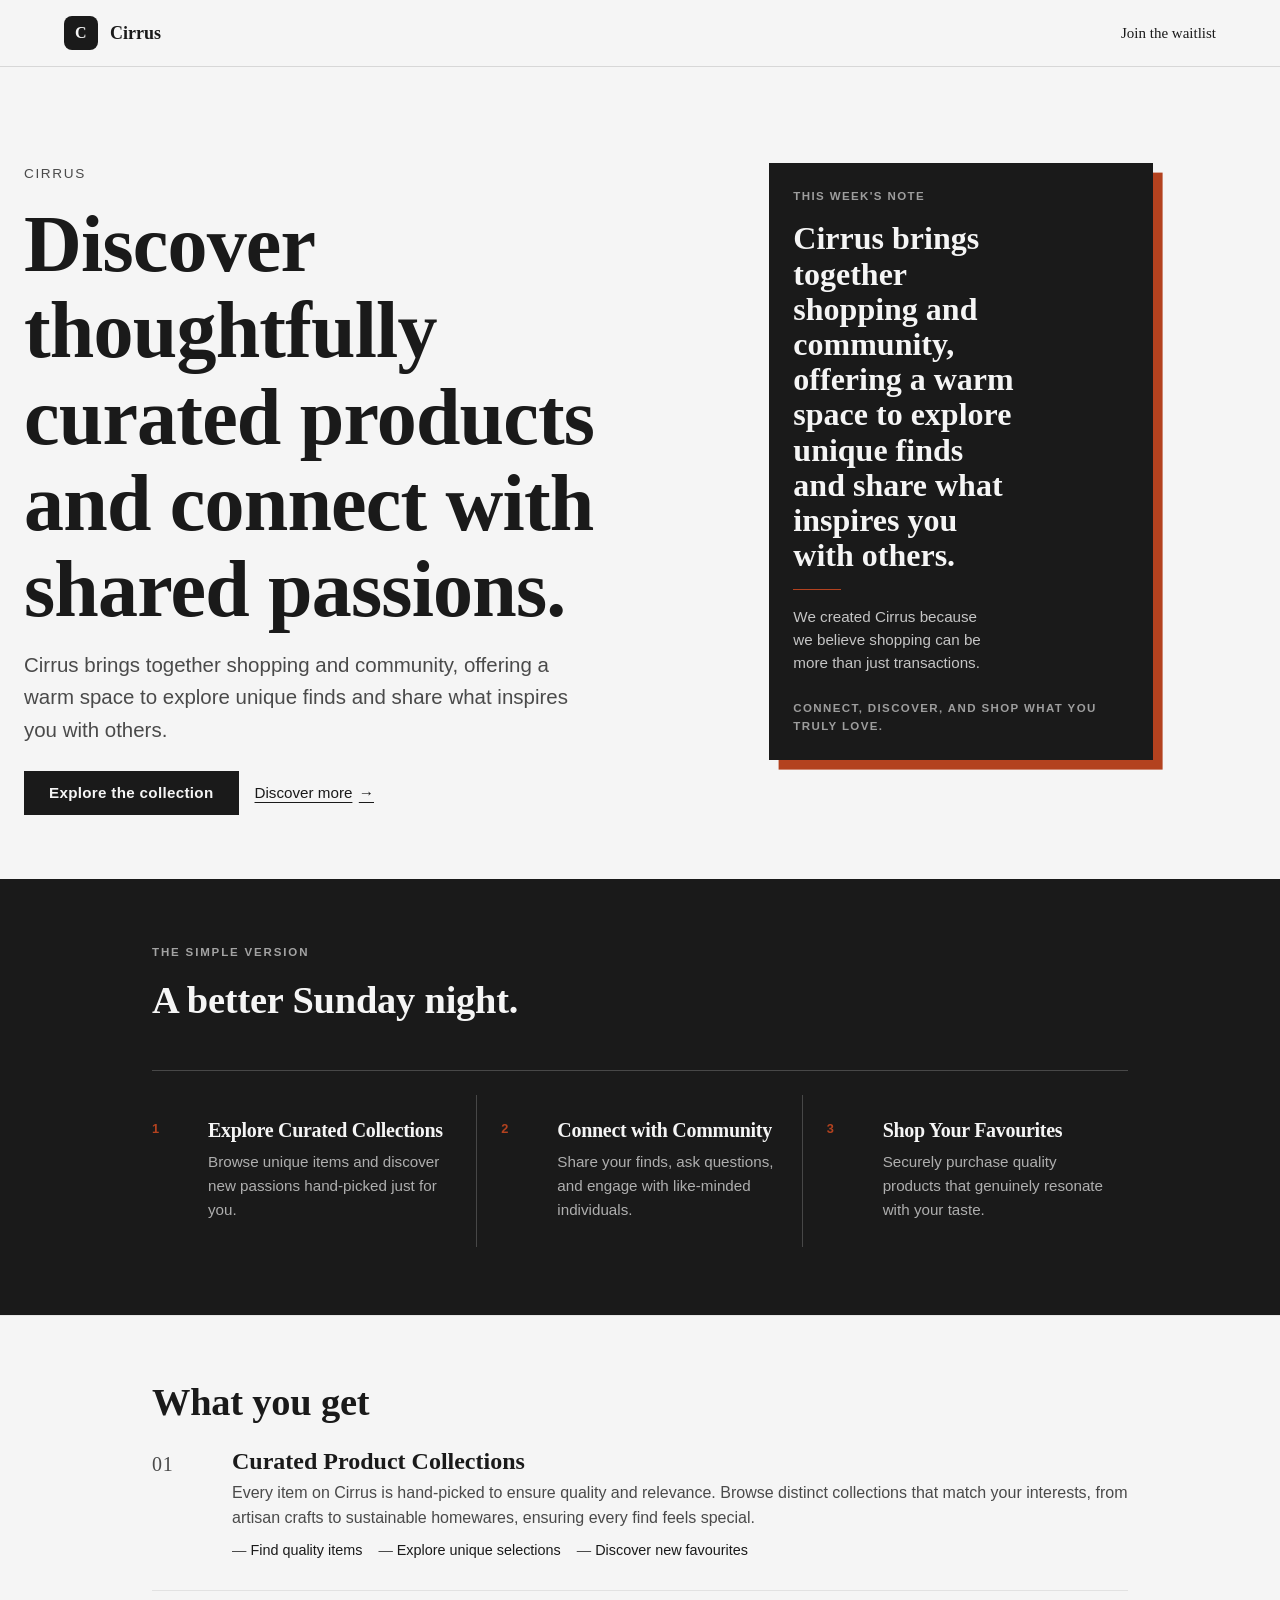
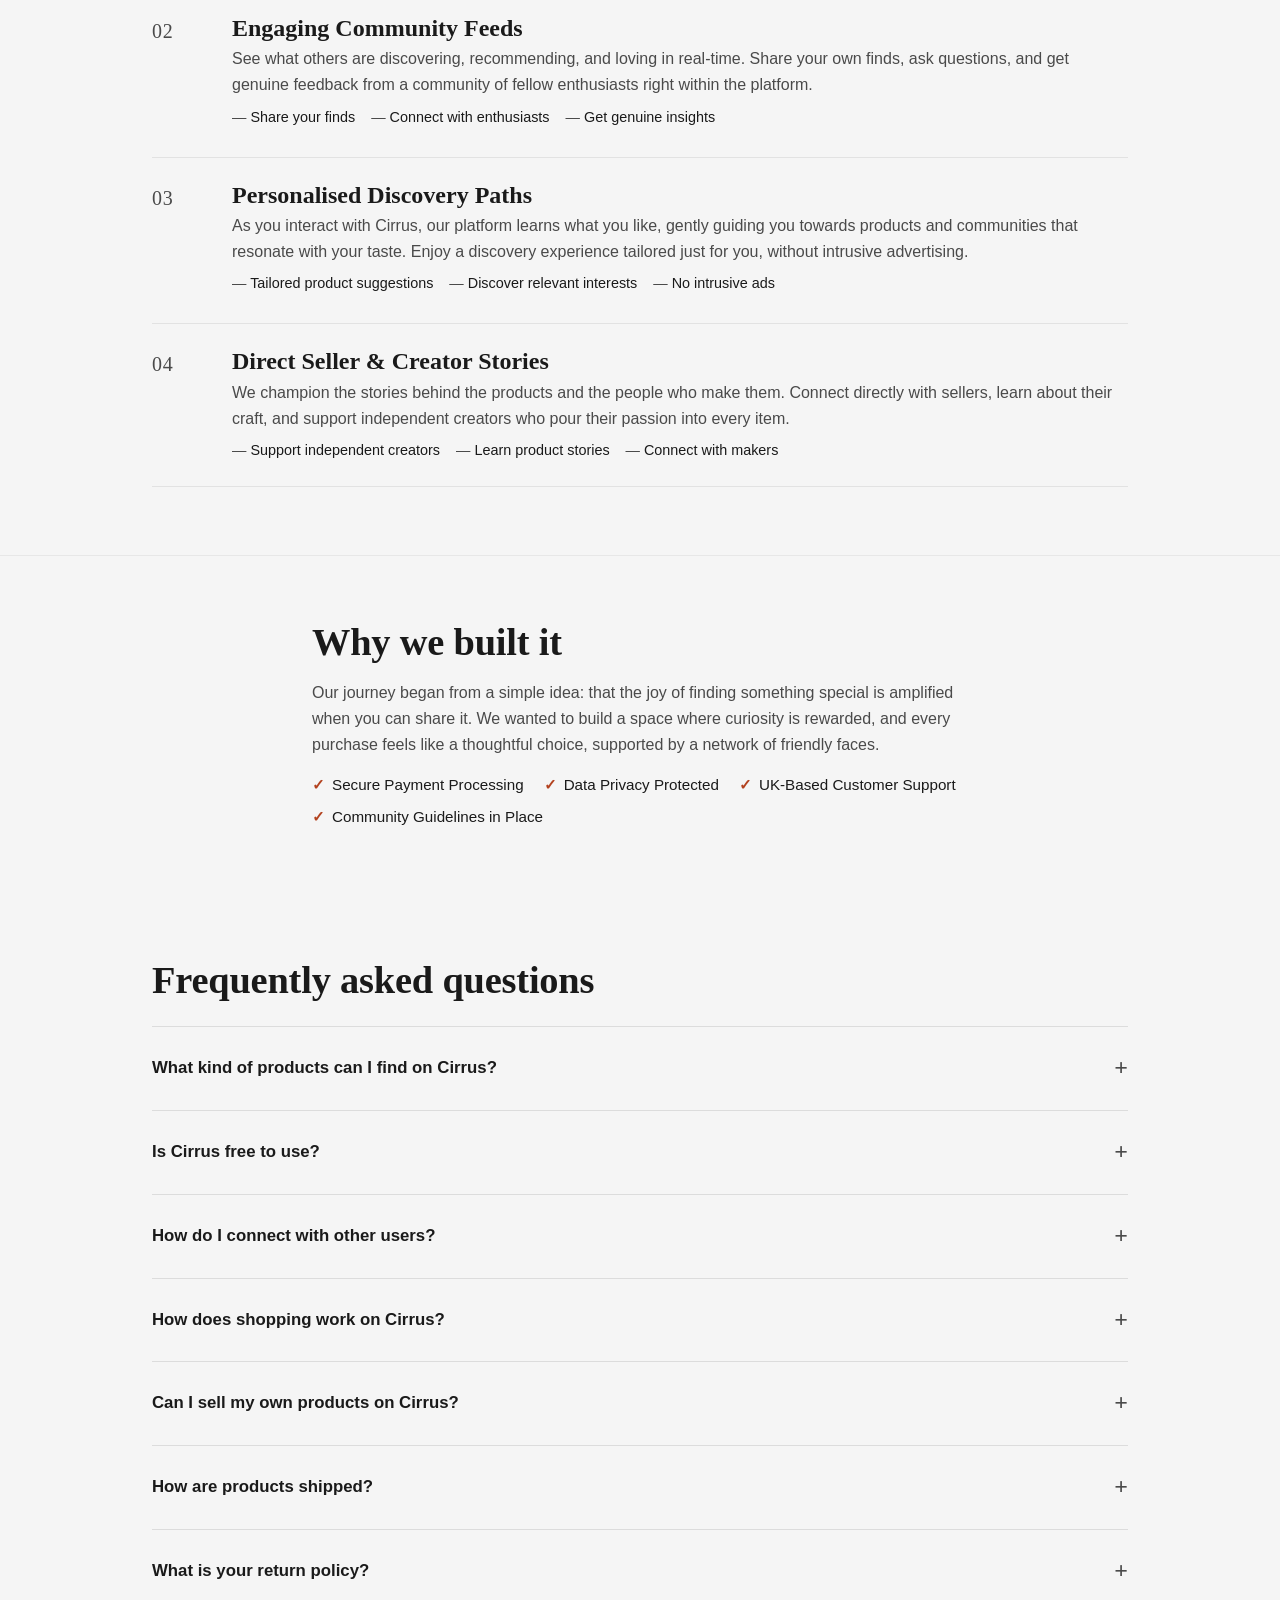
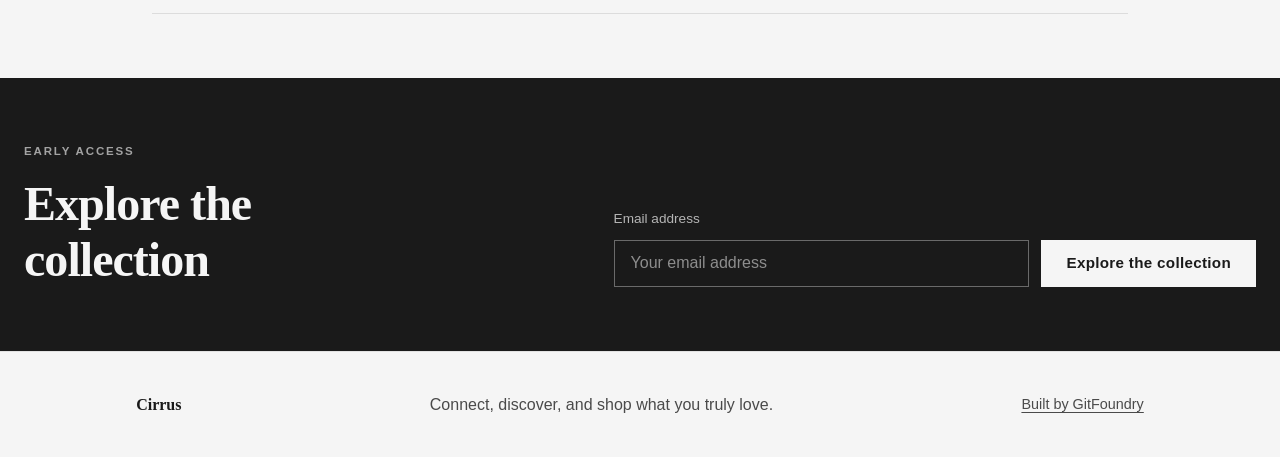
<file: index.html>
<!DOCTYPE html>
<html lang="en">
<head>
  <meta charset="UTF-8">
  <meta name="viewport" content="width=device-width, initial-scale=1.0">
  <title>Cirrus — Discover thoughtfully curated products and connect with shared passions.</title>
  <meta name="description" content="Discover Cirrus, the new e-commerce platform blending thoughtful shopping with engaging social connection. Explore unique products and join communities today.">
  <link rel="icon" href="favicon.svg" type="image/svg+xml">
  <link href="https://api.fontshare.com/v2/css?f[]=zodiak@600,800&f[]=general-sans@400,500&display=swap" rel="stylesheet">
  <link rel="stylesheet" href="styles.css">
  <noscript><style>
  .menu-toggle { display: none !important; }
  </style></noscript>
  <meta property="og:title" content="Cirrus">
  <meta property="og:description" content="Discover Cirrus, the new e-commerce platform blending thoughtful shopping with engaging social connection. Explore unique products and join communities today.">
  <meta property="og:image" content="og-image.png">
  <meta property="og:url" content="index.html">
  <meta property="og:type" content="website">
  <meta name="twitter:card" content="summary_large_image">
</head>
<body>
<a class="skip-link" href="#main">Skip to content</a>
<header class="site-header site-header--minimal">
  <div class="site-header__inner">
    <a class="brand" href="index.html">
      <span class="brand__mark" aria-hidden="true">C</span>
      <span class="brand__wordmark">Cirrus</span>
    </a>

    <nav class="primary-nav" id="primary-nav" aria-label="Primary">
      <a href="#waitlist">Join the waitlist</a>
    </nav>  </div>
</header>

<main id="main">
<section id="hero-centered" class="hero-centered">
  <div class="container hero-centered__inner">
    <div class="hero-centered__copy">
      <p class="hero-centered__kicker">Cirrus</p>
      <h1 class="hero-centered__headline">Discover thoughtfully curated products and connect with shared passions.</h1>
      <p class="hero-centered__sub">Cirrus brings together shopping and community, offering a warm space to explore unique finds and share what inspires you with others.</p>
      <div class="hero-centered__ctas">
        <a href="#waitlist" class="btn btn--primary">Explore the collection</a>
        <a href="#features-list" class="hero-centered__text-link">Discover more <span aria-hidden="true">&#8594;</span></a>
      </div>
    </div>
    <div class="hero-note">
      <p class="hero-note__label">This week's note</p>
      <p class="hero-note__title">Cirrus brings together shopping and community, offering a warm space to explore unique finds and share what inspires you with others.</p>
      <div class="hero-note__rule" aria-hidden="true"></div>
      <p class="hero-note__body">We created Cirrus because we believe shopping can be more than just transactions.</p>
      <p class="hero-note__signoff">Connect, discover, and shop what you truly love.</p>
    </div>
  </div>
</section>
<section id="process-steps" class="process-steps">
  <div class="container">
    <div class="process-steps__intro">
    <p class="process-steps__eyebrow">The simple version</p>
    <h2 class="process-steps__title">A better Sunday night.</h2>
    </div>
    <ol class="process-steps__list">
      <li class="process-step">
        <span class="process-step__num" aria-hidden="true">1</span>
        <div class="process-step__body">
          <h3 class="process-step__heading">Explore Curated Collections</h3>
          <p class="process-step__desc">Browse unique items and discover new passions hand-picked just for you.</p>
        </div>
      </li>
      <li class="process-step">
        <span class="process-step__num" aria-hidden="true">2</span>
        <div class="process-step__body">
          <h3 class="process-step__heading">Connect with Community</h3>
          <p class="process-step__desc">Share your finds, ask questions, and engage with like-minded individuals.</p>
        </div>
      </li>
      <li class="process-step">
        <span class="process-step__num" aria-hidden="true">3</span>
        <div class="process-step__body">
          <h3 class="process-step__heading">Shop Your Favourites</h3>
          <p class="process-step__desc">Securely purchase quality products that genuinely resonate with your taste.</p>
        </div>
      </li>
    </ol>
  </div>
</section>
<section id="features-list" class="features-list">
  <div class="container">
    <h2 class="features-list__title">What you get</h2>
    <ol class="features-list__items">
      <li class="features-list__item">
        <span class="features-list__num" aria-hidden="true">01</span>
        <div class="features-list__body">
          <h3 class="features-list__name">Curated Product Collections</h3>
          <p class="features-list__desc">Every item on Cirrus is hand-picked to ensure quality and relevance. Browse distinct collections that match your interests, from artisan crafts to sustainable homewares, ensuring every find feels special.</p>
          <ul class="features-list__bullets"><li>Find quality items</li><li>Explore unique selections</li><li>Discover new favourites</li></ul>
        </div>
      </li>
      <li class="features-list__item">
        <span class="features-list__num" aria-hidden="true">02</span>
        <div class="features-list__body">
          <h3 class="features-list__name">Engaging Community Feeds</h3>
          <p class="features-list__desc">See what others are discovering, recommending, and loving in real-time. Share your own finds, ask questions, and get genuine feedback from a community of fellow enthusiasts right within the platform.</p>
          <ul class="features-list__bullets"><li>Share your finds</li><li>Connect with enthusiasts</li><li>Get genuine insights</li></ul>
        </div>
      </li>
      <li class="features-list__item">
        <span class="features-list__num" aria-hidden="true">03</span>
        <div class="features-list__body">
          <h3 class="features-list__name">Personalised Discovery Paths</h3>
          <p class="features-list__desc">As you interact with Cirrus, our platform learns what you like, gently guiding you towards products and communities that resonate with your taste. Enjoy a discovery experience tailored just for you, without intrusive advertising.</p>
          <ul class="features-list__bullets"><li>Tailored product suggestions</li><li>Discover relevant interests</li><li>No intrusive ads</li></ul>
        </div>
      </li>
      <li class="features-list__item">
        <span class="features-list__num" aria-hidden="true">04</span>
        <div class="features-list__body">
          <h3 class="features-list__name">Direct Seller &amp; Creator Stories</h3>
          <p class="features-list__desc">We champion the stories behind the products and the people who make them. Connect directly with sellers, learn about their craft, and support independent creators who pour their passion into every item.</p>
          <ul class="features-list__bullets"><li>Support independent creators</li><li>Learn product stories</li><li>Connect with makers</li></ul>
        </div>
      </li>
    </ol>
  </div>
</section>
<section id="founder-story" class="founder-story founder-story--no-image">
  <div class="container founder-story__inner">
    <div class="founder-story__text">
      <h2 class="founder-story__title">Why we built it</h2>
      <p class="founder-story__body">Our journey began from a simple idea: that the joy of finding something special is amplified when you can share it. We wanted to build a space where curiosity is rewarded, and every purchase feels like a thoughtful choice, supported by a network of friendly faces.</p>
      <ul class="founder-story__signals"><li>Secure Payment Processing</li><li>Data Privacy Protected</li><li>UK-Based Customer Support</li><li>Community Guidelines in Place</li></ul>
    </div>
  </div>
</section>
<section id="faq-accordion" class="faq-accordion">
  <div class="container">
    <h2 class="faq-accordion__title">Frequently asked questions</h2>
    <div class="faq-accordion__list">
      <details class="faq-item">
        <summary class="faq-item__question">What kind of products can I find on Cirrus?</summary>
        <div class="faq-item__answer"><p>You'll discover a thoughtful selection of products across various categories, all chosen for their quality and unique appeal. We focus on items that spark joy and fit well into everyday life.</p></div>
      </details>
      <details class="faq-item">
        <summary class="faq-item__question">Is Cirrus free to use?</summary>
        <div class="faq-item__answer"><p>Yes, browsing products, joining communities, and interacting with others on Cirrus is completely free. You only pay for the items you choose to purchase.</p></div>
      </details>
      <details class="faq-item">
        <summary class="faq-item__question">How do I connect with other users?</summary>
        <div class="faq-item__answer"><p>You can join various interest-based communities, comment on posts, and follow other members whose tastes align with yours. We encourage friendly and respectful interaction.</p></div>
      </details>
      <details class="faq-item">
        <summary class="faq-item__question">How does shopping work on Cirrus?</summary>
        <div class="faq-item__answer"><p>When you find something you like, you can add it to your basket and complete your purchase securely through our platform. We work with trusted payment providers for a smooth transaction.</p></div>
      </details>
      <details class="faq-item">
        <summary class="faq-item__question">Can I sell my own products on Cirrus?</summary>
        <div class="faq-item__answer"><p>Currently, Cirrus is focused on helping you discover and shop from our curated selection of sellers. We might explore options for new sellers in the future.</p></div>
      </details>
      <details class="faq-item">
        <summary class="faq-item__question">How are products shipped?</summary>
        <div class="faq-item__answer"><p>Shipping details and costs are provided by individual sellers for each product. You'll see estimated delivery times and any associated charges clearly before you complete your purchase.</p></div>
      </details>
      <details class="faq-item">
        <summary class="faq-item__question">What is your return policy?</summary>
        <div class="faq-item__answer"><p>Our return policy is designed to be fair and straightforward. You can find detailed information on returns and refunds in our dedicated section, or contact our support team for specific queries.</p></div>
      </details>
    </div>
  </div>
</section>
<section class="waitlist-capture" id="waitlist">
  <div class="container waitlist-capture__inner" id="waitlist-capture">
    <div class="waitlist-capture__intro">
      <p class="waitlist-capture__eyebrow">Early access</p>
      <h2 class="waitlist-capture__title">Explore the collection</h2>
    </div>
    <form class="waitlist-capture__form" action="https://gitfoundry.co.uk/api/site-enquiry" method="POST">
      <input type="hidden" name="subject" value="Waitlist signup from Cirrus">
      <input type="hidden" name="source" value="waitlist-capture">
      <input type="text" name="_gotcha" tabindex="-1" autocomplete="off" aria-hidden="true" style="position:absolute;left:-9999px">
      <label for="waitlist-email" class="waitlist-capture__label">Email address</label>
      <div class="waitlist-capture__row">
        <input id="waitlist-email" class="waitlist-capture__input" type="email" name="email" placeholder="Your email address" autocomplete="email" required>
        <button class="waitlist-capture__btn btn btn--primary" type="submit">Explore the collection</button>
      </div>
    </form>
  </div>
</section>
</main>
<footer class="site-footer">
  <div class="container site-footer__inner">
    <p class="site-footer__brand">Cirrus</p>
    <p class="site-footer__tagline">Connect, discover, and shop what you truly love.</p>
    <p class="site-footer__built"><a href="https://gitfoundry.co.uk">Built by GitFoundry</a></p>
  </div>
</footer>
</body>
</html>
</file>
<file: styles.css>
/* === editorial-field deterministic skin stylesheet === */
/* Owned by code (lib/skin-templates.mjs). The model does not write this file. */

:root {
  --color-primary: #1a1a1a;
  --color-secondary: #4a4a4a;
  --color-accent: #b3421f;
  --color-bg: #f5f5f5;
  --color-text: #1a1a1a;
  --font-display: "Zodiak", Georgia, "Times New Roman", serif;
  --font-body: "General Sans", -apple-system, BlinkMacSystemFont, "Segoe UI", Roboto, Helvetica, Arial, sans-serif;
  --radius: 0;
  --shadow: 0 1px 0 0 rgba(0,0,0,0.08);
  --max-width: 64rem;
  --space-1: 0.5rem;
  --space-2: 1rem;
  --space-3: 1.5rem;
  --space-4: 2.5rem;
  --space-5: 4rem;
  --space-6: 6rem;
}

* { box-sizing: border-box; }
html { -webkit-text-size-adjust: 100%; }
body {
  margin: 0;
  background: var(--color-bg);
  color: var(--color-text);
  font-family: var(--font-body);
  font-size: 1rem;
  line-height: 1.6;
  -webkit-font-smoothing: antialiased;
  /* No overflow guard here on purpose. overflow-x:hidden on body clips every
     absolutely-positioned descendant, which the detector reports as
     clipped-overflow-container, and it hides real layout bugs rather than
     fixing them. The browser-quality gate now measures document overflow at
     five widths from phone to widescreen and fails the build if any child
     actually pushes the viewport wider. That is evidence; the guard was only
     a blindfold. See verify-browser-quality.mjs for the width list.
     2026-08-12 — kept when the type scale was reverted to main at Azhar's
     call; this one is a gate decision, not a visual one. */
}
img { max-width: 100%; height: auto; display: block; }
a { color: var(--color-primary); text-decoration: underline; text-underline-offset: 3px; }
a:hover, a:focus { color: var(--color-accent); }
:focus-visible { outline: 2px solid var(--color-accent); outline-offset: 2px; }
h1, h2, h3, h4 { font-family: var(--font-display); font-weight: 600; line-height: 1.15; color: var(--color-primary); margin: 0 0 var(--space-2); }
h1 { font-size: clamp(2.5rem, 7vw, 5rem); letter-spacing: -0.01em; font-weight: 800; }
h2 { font-size: clamp(1.75rem, 3vw, 2.5rem); letter-spacing: -0.005em; }
h3 { font-size: clamp(1.25rem, 2vw, 1.5rem); }
p { margin: 0 0 var(--space-2); }
ul, ol { padding-left: 1.25rem; }
li { margin-bottom: 0.25rem; }
hr { border: 0; border-top: 1px solid var(--color-primary); opacity: 0.1; margin: var(--space-4) 0; }

.container { width: 100%; max-width: var(--max-width); margin: 0 auto; padding: 0 var(--space-3); }

.btn {
  display: inline-block;
  min-height: 2.75rem;
  padding: 0.75rem 1.5rem;
  font-family: var(--font-body);
  font-size: 0.95rem;
  font-weight: 600;
  line-height: 1.2;
  letter-spacing: 0.02em;
  text-decoration: none;
  border: 1px solid transparent;
  border-radius: var(--radius);
  cursor: pointer;
  transition: transform 0.15s ease, background-color 0.15s ease, color 0.15s ease;
}
.btn--primary { background: var(--color-primary); color: var(--color-bg); }
.btn--primary:hover, .btn--primary:focus { background: var(--color-accent); color: var(--color-bg); }
.btn--ghost { background: transparent; color: var(--color-primary); border-color: var(--color-primary); }
.btn--ghost:hover, .btn--ghost:focus { background: var(--color-primary); color: var(--color-bg); }

.form-field { margin-bottom: var(--space-2); }
.form-label { display: block; font-size: 0.9rem; font-weight: 500; margin-bottom: 0.25rem; color: var(--color-primary); }
.form-input, .form-textarea {
  width: 100%;
  padding: 0.6rem 0.75rem;
  font-family: var(--font-body);
  font-size: 1rem;
  background: var(--color-bg);
  color: var(--color-text);
  border: 1px solid var(--color-primary);
  border-radius: var(--radius);
}
.form-textarea { min-height: 6rem; resize: vertical; }

/* ── Hero sections ──────────────────────────────────────────────────── */
.hero-centered { padding: var(--space-6) 0 var(--space-5); overflow: hidden; }
.hero-centered__inner {
  display: grid;
  grid-template-columns: 1fr;
  gap: var(--space-4);
  text-align: left;
  align-items: start;
}
@media (min-width: 700px) {
  .hero-centered__inner { grid-template-columns: minmax(0, 1.4fr) minmax(0, 1fr); gap: var(--space-5); }
}
.hero-centered__copy { min-width: 0; }
.hero-centered__kicker {
  font-family: var(--font-body);
  font-size: 0.85rem;
  text-transform: uppercase;
  letter-spacing: 0.12em;
  color: var(--color-secondary);
  margin: 0 0 var(--space-2);
}
.hero-centered__headline { margin: 0 0 var(--space-2); line-height: 1.08; max-width: 24ch; }
.hero-centered__sub {
  font-size: clamp(1.1rem, 1.6vw, 1.4rem);
  color: var(--color-secondary);
  max-width: 36rem;
  margin: 0 0 var(--space-3);
}
.hero-centered__ctas { display: flex; flex-wrap: wrap; gap: var(--space-2); align-items: center; }
/* 2026-08-09 — Nimbus editorial exemplar. The approved preview pairs the
   primary button with a secondary text link (not a ghost button) so the
   hero reads as one deliberate call-to-action + a quieter escape route.
   The arrow is a literal Unicode right-arrow emitted by the renderer,
   not a font glyph or remote SVG. The link picks up the skin's text
   colour (no fill, no border) so it cannot be confused with a button. */
.hero-centered__text-link {
  display: inline-flex;
  align-items: center;
  gap: 0.4rem;
  font-family: var(--font-body);
  font-size: 0.95rem;
  font-weight: 500;
  color: var(--color-primary);
  text-decoration: underline;
  text-underline-offset: 4px;
}
.hero-centered__text-link:hover, .hero-centered__text-link:focus { color: var(--color-accent); }

/* ── Hero note (editorial dark card, sits in the right column) ─────── */
.hero-note {
  max-width: 24rem;
  min-width: 0;
  padding: var(--space-3);
  background: var(--color-primary);
  color: var(--color-bg);
  box-shadow: 0.6rem 0.6rem 0 var(--color-accent);
}
.hero-note__label, .hero-note__signoff {
  color: var(--color-bg);
  opacity: 0.6;
  font-size: 0.72rem;
  font-weight: 600;
  letter-spacing: 0.12em;
  text-transform: uppercase;
  margin: 0;
}
.hero-note__title {
  font-family: var(--font-display);
  font-weight: 800;
  font-size: clamp(1.5rem, 2.5vw, 2rem);
  line-height: 1.1;
  margin: var(--space-2) 0 var(--space-2);
  max-width: 14ch;
  color: var(--color-bg);
}
.hero-note__rule {
  width: 3rem;
  border-top: 1px solid var(--color-accent);
  margin: 0 0 var(--space-2);
}
.hero-note__body {
  color: var(--color-bg);
  opacity: 0.78;
  margin: 0;
  max-width: 24ch;
  font-size: 0.95rem;
  line-height: 1.5;
}
.hero-note__signoff { margin-top: var(--space-3); }

.hero-split { padding: var(--space-5) 0; }
.hero-split__inner { display: grid; grid-template-columns: 1fr; gap: var(--space-4); align-items: center; }
@media (min-width: 700px) {
  .hero-split__inner { grid-template-columns: minmax(0, 1.2fr) minmax(0, 1fr); gap: var(--space-5); }
}
.hero-split__text { max-width: 36rem; }
.hero-split__kicker {
  font-family: var(--font-body);
  font-size: 0.85rem;
  text-transform: uppercase;
  letter-spacing: 0.12em;
  color: var(--color-secondary);
  margin: 0 0 var(--space-2);
}
.hero-split__headline { margin: 0 0 var(--space-2); line-height: 1.1; max-width: 22ch; }
.hero-split__sub { font-size: clamp(1.1rem, 1.6vw, 1.4rem); color: var(--color-secondary); margin: 0 0 var(--space-3); }
.hero-split__ctas { display: flex; flex-wrap: wrap; gap: var(--space-2); }
.hero-split__image img { width: 100%; height: auto; aspect-ratio: 3 / 2; object-fit: cover; }

.hero-banner {
  padding: var(--space-6) 0;
  background: var(--color-primary);
  color: var(--color-bg);
}
.hero-banner__inner { max-width: 48rem; }
.hero-banner__kicker {
  font-family: var(--font-body);
  font-size: 0.85rem;
  text-transform: uppercase;
  letter-spacing: 0.12em;
  color: var(--color-bg);
  opacity: 0.7;
  margin: 0 0 var(--space-2);
}
.hero-banner__headline { color: var(--color-bg); margin: 0 0 var(--space-2); }
.hero-banner__sub { font-size: clamp(1.1rem, 1.6vw, 1.4rem); color: var(--color-bg); opacity: 0.85; margin: 0 0 var(--space-3); }
.hero-banner .btn--primary { background: var(--color-bg); color: var(--color-primary); }
.hero-banner .btn--primary:hover, .hero-banner .btn--primary:focus { background: var(--color-accent); color: var(--color-bg); }

/* ── Features list (editorial: numbered, single column) ─────────────── */
.features-list { padding: var(--space-5) 0; border-top: 1px solid var(--color-primary); border-top-color: rgba(0,0,0,0.06); }
.features-list__title { margin: 0 0 var(--space-3); }
.features-list__items { list-style: none; padding: 0; margin: 0; }
.features-list__item {
  display: grid;
  grid-template-columns: 4rem 1fr;
  gap: var(--space-2);
  padding: var(--space-3) 0;
  border-top: 1px solid rgba(0,0,0,0.08);
  align-items: start;
}
.features-list__item:first-child { border-top: 0; padding-top: 0; }
.features-list__item:last-child { border-bottom: 1px solid rgba(0,0,0,0.08); }
.features-list__num { font-family: var(--font-display); font-size: 1.25rem; color: var(--color-secondary); letter-spacing: 0.04em; }
.features-list__body { min-width: 0; }
.features-list__name { margin: 0 0 0.25rem; }
.features-list__desc { margin: 0 0 0.5rem; color: var(--color-secondary); }
.features-list__bullets { list-style: none; padding: 0; margin: 0; display: flex; flex-wrap: wrap; gap: 0.5rem 1rem; }
.features-list__bullets li { font-size: 0.9rem; color: var(--color-primary); margin: 0; }
.features-list__bullets li::before { content: "— "; color: var(--color-secondary); }

/* ── Features grid (calm: cards with subtle radius and shadow) ──────── */
.features-grid { padding: var(--space-5) 0; }
.features-grid__title { margin: 0 0 var(--space-3); }
.features-grid__cards { display: grid; grid-template-columns: 1fr; gap: var(--space-2); }
@media (min-width: 600px) { .features-grid__cards { grid-template-columns: repeat(2, 1fr); } }
@media (min-width: 900px) { .features-grid__cards { grid-template-columns: repeat(2, 1fr); } }
.feature-card {
  padding: var(--space-3);
  background: var(--color-bg);
  border: 1px solid rgba(0,0,0,0.08);
  border-radius: var(--radius);
  box-shadow: var(--shadow);
}
.feature-card__title { margin: 0 0 0.5rem; font-size: 1.2rem; }
.feature-card__desc { margin: 0 0 var(--space-2); color: var(--color-secondary); }
.feature-card__bullets { list-style: none; padding: 0; margin: 0; }
.feature-card__bullets li { font-size: 0.9rem; padding-left: 1rem; position: relative; margin-bottom: 0.25rem; color: var(--color-primary); }
.feature-card__bullets li::before { content: "→"; position: absolute; left: 0; color: var(--color-accent); }

/* ── Problem / solution (two-column) ───────────────────────────────── */
.problem-solution { padding: var(--space-5) 0; }
.problem-solution__inner { display: grid; grid-template-columns: 1fr; gap: var(--space-4); }
@media (min-width: 700px) { .problem-solution__inner { grid-template-columns: 1fr 1fr; gap: var(--space-5); } }
@media (min-width: 700px) { .problem-solution__answer { border-left: 1px solid rgba(0,0,0,0.1); padding-left: var(--space-5); } }
.problem-solution__problem, .problem-solution__answer { min-width: 0; }
.problem-solution__label {
  font-family: var(--font-body);
  font-size: 0.8rem;
  text-transform: uppercase;
  letter-spacing: 0.12em;
  color: var(--color-secondary);
  margin: 0 0 var(--space-1);
}
.problem-solution__headline { margin: 0 0 var(--space-2); }
.problem-solution__product { margin: 0 0 var(--space-2); }
.problem-solution__body { color: var(--color-secondary); margin: 0; }

/* ── Founder story (asymmetric two-column, image-left) ──────────────── */
.founder-story { padding: var(--space-5) 0; border-top: 1px solid rgba(0,0,0,0.06); }
.founder-story__inner { display: grid; grid-template-columns: 1fr; gap: var(--space-3); }
/* 2026-08-09 — Nimbus editorial exemplar. The approved preview is
   image-LEFT, text-RIGHT. The image column is slightly narrower
   (0.9fr) than the text column (1.1fr), and the image comes FIRST in
   the markup so this grid places it on the left of the page. The
   text block always comes second. */
@media (min-width: 700px) { .founder-story__inner { grid-template-columns: 0.9fr 1.1fr; gap: var(--space-5); align-items: center; } }
.founder-story__text { min-width: 0; }
/* 2026-08-09 — Nimbus editorial exemplar. The eyebrow is the small
   uppercase label above the founder heading (e.g. "Why Nimbus
   exists"). The token-driven colour keeps it consistent with the
   rest of the skin's eyebrows. */
.founder-story__eyebrow {
  font-family: var(--font-body);
  font-size: 0.72rem;
  font-weight: 600;
  letter-spacing: 0.16em;
  text-transform: uppercase;
  color: var(--color-accent);
  margin: 0 0 var(--space-2);
}
.founder-story__title { margin: 0 0 var(--space-2); }
.founder-story__body { color: var(--color-secondary); margin: 0 0 var(--space-2); }
.founder-story__subhead { font-family: var(--font-display); font-size: 1.1rem; margin: var(--space-2) 0 0.5rem; }
.founder-story__steps { list-style: decimal; padding-left: 1.25rem; margin: 0 0 var(--space-2); }
.founder-story__steps li { margin: 0 0 0.5rem; color: var(--color-secondary); }
.founder-story__steps li strong { color: var(--color-primary); font-weight: 600; }
.founder-story__signals { list-style: none; padding: 0; margin: 0; display: flex; flex-wrap: wrap; gap: 0.5rem 1.25rem; }
.founder-story__signals li { font-family: var(--font-body); font-size: 0.95rem; color: var(--color-primary); margin: 0; padding-left: 1.25rem; position: relative; }
.founder-story__signals li::before { content: "✓"; position: absolute; left: 0; color: var(--color-accent); font-weight: 700; }
.founder-story__image img { width: 100%; max-width: 32rem; aspect-ratio: 3 / 4; object-fit: cover; border: 1px solid rgba(0,0,0,0.08); }
/* When the founder-story has no image (image slot missing or below the
   usable-image byte threshold), the section collapses to a single column
   so the text does not sit next to an empty half of the viewport. */
.founder-story--no-image .founder-story__inner { grid-template-columns: 1fr; max-width: 44rem; margin: 0 auto; }

/* ── Process steps (editorial: dark field, hairline rules) ─────────── */
.process-steps { padding: var(--space-5) 0; background: var(--color-primary); color: var(--color-bg); }
/* 2026-08-09 — Nimbus editorial exemplar. The approved preview places
   an eyebrow + heading above the three-step grid with a hairline
   divider beneath the heading. The eyebrow uses the skin accent
   token (the same one the hairline accent rule uses on the hero
   note card) so the dark field reads as one composed band, not
   three separate pieces. */
.process-steps__intro { padding-bottom: var(--space-3); border-bottom: 1px solid rgba(255, 255, 255, 0.2); margin-bottom: var(--space-3); }
.process-steps__eyebrow {
  font-family: var(--font-body);
  font-size: 0.72rem;
  font-weight: 600;
  letter-spacing: 0.16em;
  text-transform: uppercase;
  color: rgba(255, 255, 255, 0.6);
  margin: 0 0 var(--space-2);
}
.process-steps__title { margin: 0 0 var(--space-3); color: var(--color-bg); }
.process-steps__list { list-style: none; padding: 0; margin: 0; display: grid; grid-template-columns: 1fr; gap: 0; }
@media (min-width: 600px) { .process-steps__list { grid-template-columns: repeat(3, 1fr); gap: 0; } }
.process-step {
  display: grid;
  grid-template-columns: 2.5rem minmax(0, 1fr);
  gap: var(--space-2);
  padding: var(--space-3) var(--space-3) var(--space-3) 0;
  border-right: 1px solid rgba(255, 255, 255, 0.2);
  align-items: start;
}
.process-step:last-child { border-right: 0; }
.process-step + .process-step { padding-left: var(--space-3); }
.process-step__body { min-width: 0; }
.process-step__num {
  font-family: var(--font-body);
  font-size: 0.8rem;
  font-weight: 600;
  color: var(--color-accent);
  display: block;
  letter-spacing: 0.12em;
}
.process-step__heading { margin: 0 0 0.5rem; font-size: 1.25rem; letter-spacing: -0.015em; color: var(--color-bg); }
.process-step__desc { margin: 0; color: var(--color-bg); opacity: 0.68; font-size: 0.95rem; }

/* ── How it works (marketplace: tighter, 3 steps) ──────────────────── */
.how-it-works { padding: var(--space-5) 0; }
.how-it-works__title { margin: 0 0 var(--space-3); }
.how-it-works__steps { list-style: none; padding: 0; margin: 0; display: grid; grid-template-columns: 1fr; gap: var(--space-3); }
@media (min-width: 700px) { .how-it-works__steps { grid-template-columns: repeat(3, 1fr); } }
.how-step { padding: var(--space-2) 0; border-top: 1px solid var(--color-primary); }
.how-step__num { font-family: var(--font-display); font-size: 2.5rem; color: var(--color-primary); display: block; }
.how-step__heading { margin: 0.5rem 0; }
.how-step__desc { color: var(--color-secondary); margin: 0; }

/* ── FAQ accordion ─────────────────────────────────────────────────── */
.faq-accordion { padding: var(--space-5) 0; }
.faq-accordion__title { margin: 0 0 var(--space-3); }
.faq-accordion__list { display: flex; flex-direction: column; gap: 0; }
.faq-item { border-top: 1px solid rgba(0,0,0,0.1); padding: var(--space-3) 0; }
.faq-item:last-child { border-bottom: 1px solid rgba(0,0,0,0.1); }
.faq-item__question {
  font-family: var(--font-body);
  font-weight: 600;
  font-size: 1.05rem;
  cursor: pointer;
  padding: 0.25rem 2rem 0.25rem 0;
  color: var(--color-primary);
  list-style: none;
  position: relative;
  display: block;
}
.faq-item__question::-webkit-details-marker { display: none; }
.faq-item__question::after {
  content: "+";
  position: absolute;
  right: 0;
  top: 0.25rem;
  font-family: var(--font-display);
  font-size: 1.5rem;
  line-height: 1;
  color: var(--color-secondary);
  transition: transform 0.15s ease;
}
details[open] > .faq-item__question::after { content: "−"; }
.faq-item__answer { padding-top: 0.75rem; color: var(--color-secondary); }

/* ── CTA banner (the deliberate dark or coloured field) ───────────── */
.cta-banner {
  padding: var(--space-5) 0;
  background: var(--color-primary);
  color: var(--color-bg);
}
.cta-banner__inner { display: flex; flex-direction: column; align-items: flex-start; gap: var(--space-2); }
@media (min-width: 700px) { .cta-banner__inner { flex-direction: row; align-items: center; justify-content: space-between; gap: var(--space-4); } }
.cta-banner__hook { font-family: var(--font-display); font-size: clamp(1.5rem, 3vw, 2rem); color: var(--color-bg); margin: 0; max-width: 32rem; }
.cta-banner .btn--primary { background: var(--color-bg); color: var(--color-primary); }
.cta-banner .btn--primary:hover, .cta-banner .btn--primary:focus { background: var(--color-accent); color: var(--color-bg); }

/* ── Waitlist capture (editorial: dark field, real form) ───────────── */
/* 2026-08-09 — Nimbus editorial exemplar. The approved preview's
   conversion moment is a dark waitlist band with a real form
   (action=https://gitfoundry.co.uk/api/site-enquiry), not a
   button-only cta-banner. The band is composed as a two-column
   grid on desktop (intro left, form right) and stacks to a single
   column on mobile. The dark field uses the skin's primary token
   (the same field the process-steps band uses) so the page reads
   as one composed rhythm: paper → dark field → paper → dark field
   → paper, with the footer as the closing paper rule. */
.waitlist-capture { padding: var(--space-5) 0; background: var(--color-primary); color: var(--color-bg); }
.waitlist-capture__inner { display: grid; grid-template-columns: 1fr; gap: var(--space-4); align-items: end; }
@media (min-width: 700px) { .waitlist-capture__inner { grid-template-columns: 0.9fr 1.1fr; gap: var(--space-5); } }
.waitlist-capture__intro { min-width: 0; }
.waitlist-capture__eyebrow {
  font-family: var(--font-body);
  font-size: 0.72rem;
  font-weight: 600;
  letter-spacing: 0.16em;
  text-transform: uppercase;
  color: rgba(255, 255, 255, 0.6);
  margin: 0 0 var(--space-2);
}
.waitlist-capture__title {
  font-family: var(--font-display);
  font-weight: 800;
  font-size: clamp(1.75rem, 4vw, 3rem);
  letter-spacing: -0.02em;
  color: var(--color-bg);
  margin: 0;
  max-width: 12ch;
}
.waitlist-capture__form { display: flex; flex-direction: column; gap: 0.65rem; }
.waitlist-capture__label {
  font-family: var(--font-body);
  font-size: 0.85rem;
  color: rgba(255, 255, 255, 0.68);
  margin: 0;
}
.waitlist-capture__row { display: flex; gap: 0.75rem; }
.waitlist-capture__input {
  flex: 1;
  min-width: 0;
  padding: 0.85rem 1rem;
  border: 1px solid rgba(255, 255, 255, 0.35);
  background: transparent;
  color: var(--color-bg);
  font-family: var(--font-body);
  font-size: 1rem;
  border-radius: 0;
}
.waitlist-capture__input::placeholder { color: rgba(255, 255, 255, 0.5); }
.waitlist-capture__input:focus { outline: 2px solid var(--color-bg); outline-offset: 2px; }
.waitlist-capture__btn { background: var(--color-bg); color: var(--color-primary); border: 1px solid var(--color-bg); }
.waitlist-capture__btn:hover, .waitlist-capture__btn:focus { background: var(--color-accent); color: var(--color-bg); border-color: var(--color-accent); }
@media (max-width: 520px) {
  .waitlist-capture__row { flex-direction: column; }
  .waitlist-capture__btn { width: 100%; }
}

/* ── Contact block (form + info) ───────────────────────────────────── */
.contact-block { padding: var(--space-5) 0; }
.contact-block__inner { display: grid; grid-template-columns: 1fr; gap: var(--space-4); }
@media (min-width: 700px) { .contact-block__inner { grid-template-columns: 1fr 1.4fr; gap: var(--space-5); } }
.contact-block__info { min-width: 0; }
.contact-block__title { margin: 0 0 var(--space-2); }
.contact-block__about { color: var(--color-secondary); margin: 0 0 var(--space-2); }
.contact-block__promise { color: var(--color-secondary); margin: 0 0 var(--space-2); font-size: 0.95rem; }
.contact-block__email { margin: 0 0 0.5rem; }
.contact-block__hours { color: var(--color-secondary); margin: 0 0 0.5rem; }
.contact-block__signals { list-style: none; padding: 0; margin: var(--space-2) 0 0; display: flex; flex-wrap: wrap; gap: 0.5rem 1.25rem; }
.contact-block__signals li { font-size: 0.9rem; color: var(--color-primary); margin: 0; padding-left: 1.25rem; position: relative; }
.contact-block__signals li::before { content: "✓"; position: absolute; left: 0; color: var(--color-accent); font-weight: 700; }
.contact-block__form { display: flex; flex-direction: column; gap: var(--space-2); }

/* ── Footer (canonical) ───────────────────────────────────────────── */
.site-footer { padding: var(--space-4) 0; border-top: 1px solid rgba(0,0,0,0.08); background: var(--color-bg); color: var(--color-secondary); }
.site-footer__inner { display: flex; flex-direction: column; gap: 0.5rem; }
@media (min-width: 700px) { .site-footer__inner { flex-direction: row; align-items: center; justify-content: space-between; gap: var(--space-3); } }
.site-footer__brand { font-family: var(--font-display); font-weight: 600; color: var(--color-primary); margin: 0; }
.site-footer__tagline { margin: 0; }
.site-footer__built { margin: 0; font-size: 0.9rem; }
.site-footer__built a { color: var(--color-secondary); text-decoration: underline; }

/* ── Mobile collapse (skin-specific breakpoint) ─────────────────── */
@media (max-width: 700px) {
  .hero-centered, .hero-split, .hero-banner { padding: var(--space-4) 0; }
  .container { padding: 0 var(--space-2); }
  h1 { font-size: clamp(2rem, 8vw, 2.75rem); }
  /* Editorial hero: two columns collapse to a single column on mobile so
     the note card sits below the copy rather than next to it. */
  .hero-centered__inner { grid-template-columns: 1fr; gap: var(--space-3); }
  .hero-note { max-width: 26rem; }
  /* Process steps: the desktop hairline rules (border-right on every step
     except the last) collapse into horizontal dividers on mobile. */
  .process-steps__list { grid-template-columns: 1fr; }
  .process-step, .process-step + .process-step { padding: var(--space-3) 0; border-right: 0; border-bottom: 1px solid rgba(255, 255, 255, 0.18); }
  .process-step:last-child { border-bottom: 0; padding-bottom: 0; }
}

@media (prefers-reduced-motion: reduce) {
  * { transition: none !important; animation: none !important; }
}

/* structural patches */
@media (min-width: 700px) { .features-grid__cards:has(.feature-card:nth-child(4)):not(:has(.feature-card:nth-child(5))){ grid-template-columns:repeat(2,1fr); } }
.hero-centered > p, .hero-centered__inner > p, .site-footer p, .section-heading > p { margin-inline:auto; }
section { padding-block: clamp(3rem, 6vw, 6rem); }
main, section, [class*="__inner"] { min-width: 0; max-width: 100%; }
h1, h2, h3, h4, h5, h6, p { overflow-wrap: anywhere; }

/* header-owned-by-polish-pack */
/* Polish pack owns this block. The validator checks the marker is present and
   the rule counts are unchanged. If you change it, run npm test. */
/* Skip link: off-screen until focused. ucas-0001 shipped a class-less one with
   no rule anywhere, so "Skip to content" sat on top of the header on every
   page. Owned here for the same reason the header is. */
.skip-link { position: absolute; left: -9999px; top: 0; z-index: 100; padding: 12px 20px; background: #1a1a1a; color: #f5f5f5; text-decoration: none; }
.skip-link:focus { left: 0; }
.site-header { background: #f5f5f5; border-bottom: 1px solid #1a1a1a22; font-family: General Sans; position: relative; }
.site-header__inner { max-width: 1200px; margin: 0 auto; padding: 16px 24px; display: flex; align-items: center; gap: 24px; }
.brand { display: inline-flex; align-items: center; gap: 12px; text-decoration: none; color: #1a1a1a; }
.brand__mark { display: inline-grid; place-items: center; width: 34px; height: 34px; border-radius: 8px; background: #1a1a1a; color: #f5f5f5; font-family: Zodiak; font-weight: 700; font-size: 16px; letter-spacing: 0.02em; }
.brand__wordmark { font-family: Zodiak; font-weight: 600; font-size: 18px; }
.primary-nav { display: flex; gap: 24px; margin-left: auto; align-items: center; }
.primary-nav a { color: #1a1a1a; text-decoration: none; font-size: 15px; }
.primary-nav a:hover, .primary-nav a:focus { color: #b3421f; }
.menu-toggle { display: none; background: transparent; border: 0; padding: 8px; cursor: pointer; }
.menu-toggle__bar { display: block; width: 22px; height: 2px; background: #1a1a1a; margin: 4px 0; }
/* launch-minimal: brand + one link, and deliberately no burger to reveal it.
   The mobile rules below turn .primary-nav into a toggle-revealed panel, which
   on this mode would hide the only way to reach the waitlist at phone width —
   the exact failure lib/browser-quality.mjs raises as
   'launch-minimal-waitlist-invisible'. Higher specificity than the .primary-nav
   rules below, so it holds at every width regardless of source order. This is a
   reachability rule, not a styling choice; the mode's appearance is otherwise
   whatever the shared header rules above give it. */
.site-header--minimal .primary-nav { position: static; display: flex; padding: 0; border-bottom: 0; box-shadow: none; margin-left: auto; }
.site-header--minimal .menu-toggle { display: none; }
@media (max-width: 768px) {
  .menu-toggle { display: inline-block; }
  /* Mobile panel: a 1px palette-tinted border-bottom gives the menu a clear end
     on long link lists, and a palette-aware (primary-with-alpha) shadow keeps
     the popover inside the brand's own visual world instead of looking like a
     foreign element stacked on top of the page. The shadow replaces the
     hardcoded black rgba(0,0,0,0.06) the prior rule shipped, which read as a
     default browser popover on a designed page. */
  .primary-nav { position: absolute; top: 100%; left: 0; right: 0; background: #f5f5f5; flex-direction: column; align-items: stretch; padding: 16px 24px; gap: 12px; display: none; border-bottom: 1px solid #1a1a1a22; box-shadow: 0 8px 24px #1a1a1a40; }
  html[data-js="true"] .site-header[data-mobile-nav-open="false"] .primary-nav { display: none; }
  html[data-js="true"] .site-header[data-mobile-nav-open="true"] .primary-nav { display: flex; }
}
html[data-reduced-motion="true"] .site-header, html[data-reduced-motion="true"] .primary-nav { transition: none !important; }
/* end header-owned-by-polish-pack */
</file>
